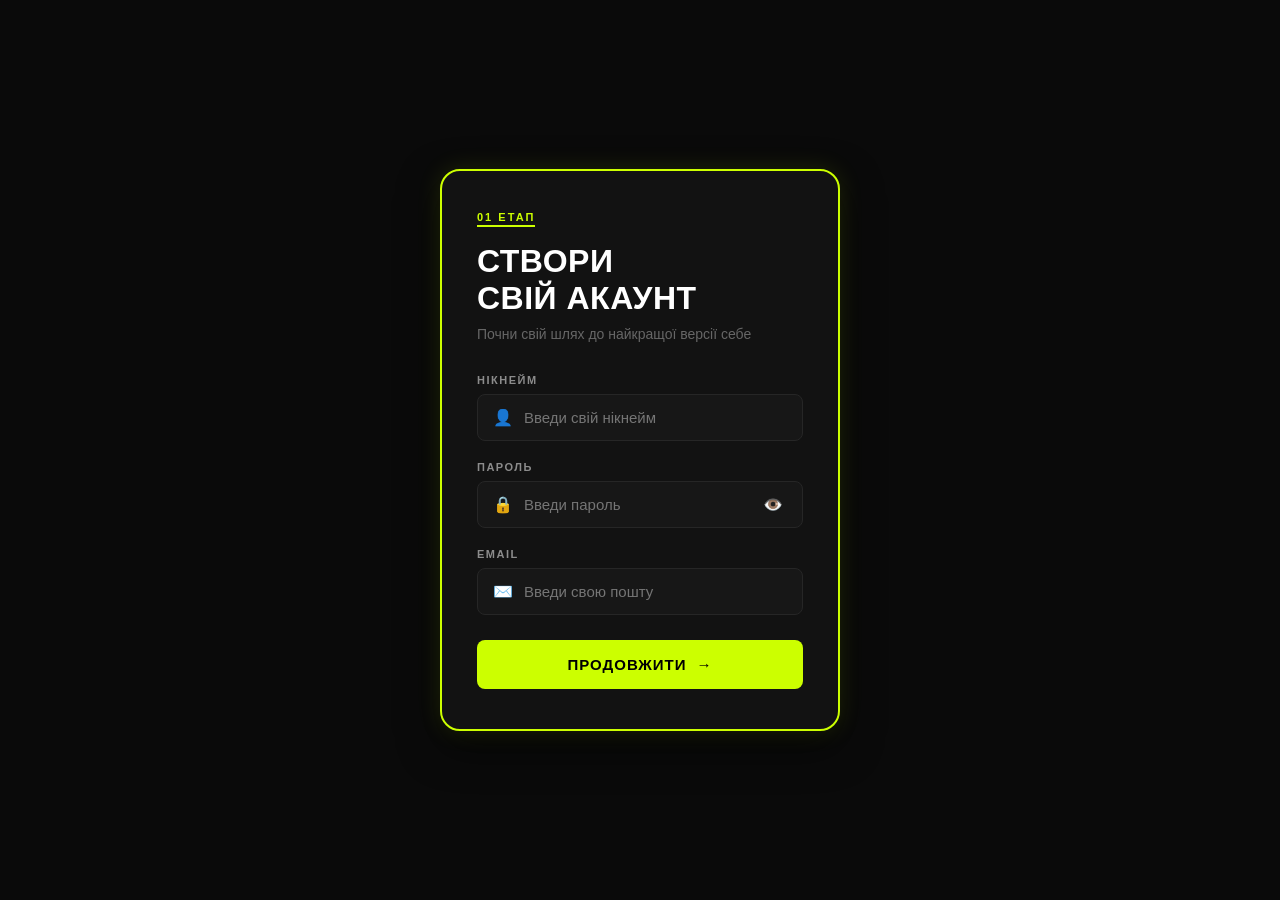
<file: index.html>
<!DOCTYPE html>
<html lang="uk">
<head>
    <meta charset="UTF-8">
    <meta name="viewport" content="width=device-width, initial-scale=1.0">
    <title>Створи свій акаунт — Крок 1</title>
    <link rel="stylesheet" href="style/css1.css">
</head>
<body>

    <div class="registration-container">
        <div class="step-label">
            <span>01 ЕТАП</span>
        </div>

        <h1>СТВОРИ <br> СВІЙ АКАУНТ</h1>
        <p>Почни свій шлях до найкращої версії себе</p>

        <form id="form-step-1">
            <div class="form-group">
                <label for="username">НІКНЕЙМ</label>
                <div class="input-wrapper">
                    <span class="icon">👤</span>
                    <input type="text" id="username" placeholder="Введи свій нікнейм" required>
                </div>
            </div>

            <div class="form-group">
                <label for="password">ПАРОЛЬ</label>
                <div class="input-wrapper">
                    <span class="icon">🔒</span>
                    <input type="password" id="password" placeholder="Введи пароль" required>
                    <button type="button" class="toggle-password" aria-label="Показати пароль">👁️</button>
                </div>
            </div>

            <div class="form-group">
                <label for="email">EMAIL</label>
                <div class="input-wrapper">
                    <span class="icon">✉️</span>
                    <input type="email" id="email" placeholder="Введи свою пошту" required>
                </div>
            </div>

            <button type="submit">
                ПРОДОВЖИТИ <span>→</span>
            </button>
        </form>
    </div>

    <script src="js/script.js"></script>
    
</body>
</html>
</file>
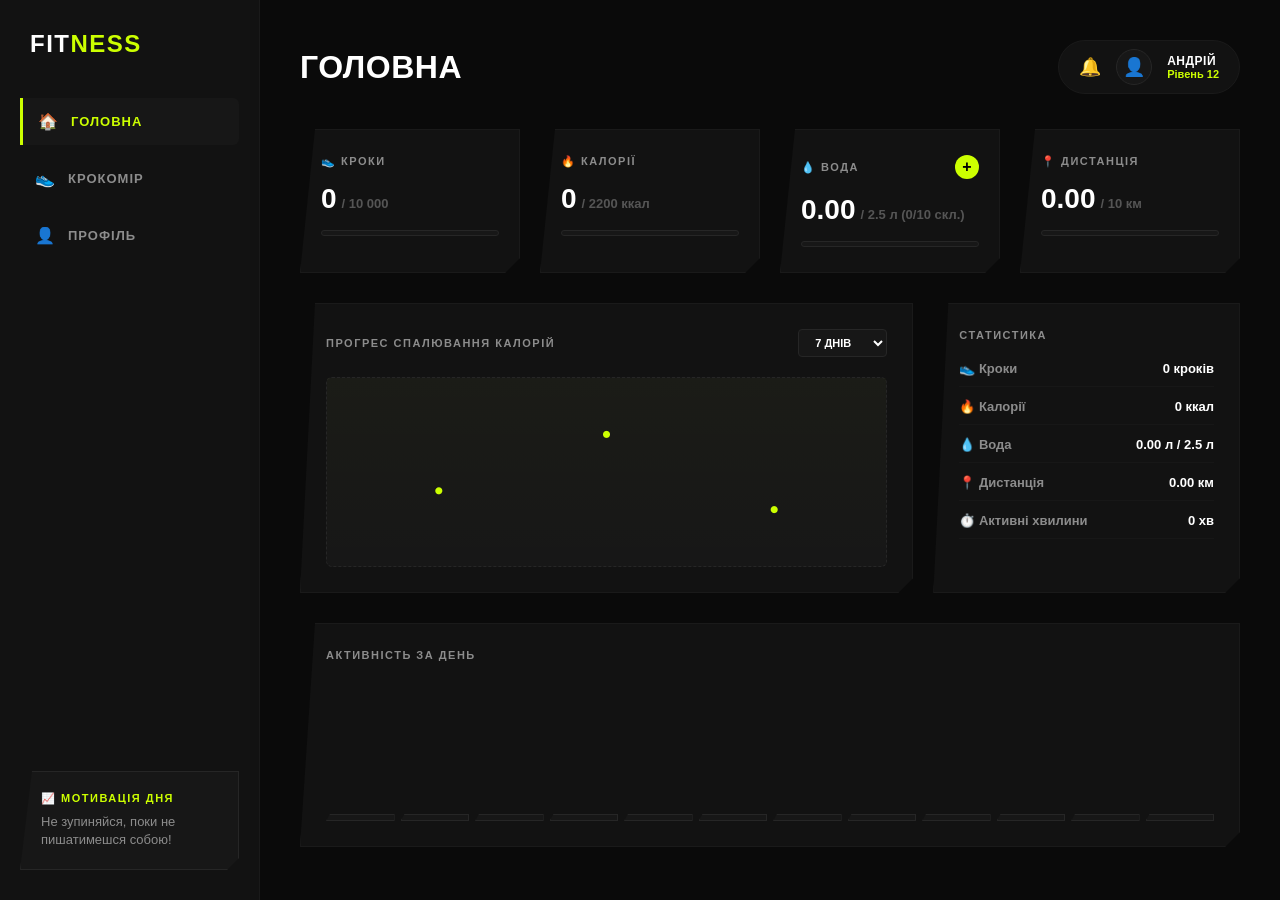
<file: dashboard.html>
<!DOCTYPE html>
<html lang="uk">
<head>
    <meta charset="UTF-8">
    <meta name="viewport" content="width=device-width, initial-scale=1.0">
    <title>Fitway — Головна панель</title>
    <link rel="stylesheet" href="style/dashboard.css">
</head>
<body>

    <aside class="sidebar">
        <div>
            <div class="logo">FIT<span>NESS</span></div>
            <nav class="nav-menu">
                <a href="dashboard.html" class="nav-item active">
                    <span class="nav-icon">🏠</span> ГОЛОВНА
                </a>
                <a href="pedometer.html" class="nav-item">
                    <span class="nav-icon">👟</span> КРОКОМІР
                </a>
               
                <a href="profile.html" class="nav-item">
                    <span class="nav-icon">👤</span> ПРОФІЛЬ
                </a>
            </nav>
        </div>

        <div class="motivation-box">
            <div class="motivation-title">📈 МОТИВАЦІЯ ДНЯ</div>
            <p class="motivation-text">Не зупиняйся, поки не пишатимешся собою!</p>
        </div>
    </aside>

    <main class="main-content">
        
        <header class="header">
            <h1>ГОЛОВНА</h1>
            <div class="user-profile">
                <div class="notification-icon">🔔</div>
                <div class="avatar">👤</div>
                <div class="user-info">
                    <div class="name">ЗАВАНТАЖЕННЯ...</div>
                    <div class="level">Рівень 12</div>
                </div>
            </div>
        </header>

        <section class="stats-grid">
            <div class="stat-card">
                <div class="stat-header"><span class="stat-icon">👟</span> КРОКИ</div>
                <div class="stat-main">
                    <div class="stat-value">0</div>
                    <div class="stat-target">/ 10 000</div>
                </div>
                <div class="progress-bar">
                    <div class="progress-fill" style="width: 0%;"></div>
                </div>
            </div>

            <div class="stat-card">
                <div class="stat-header"><span class="stat-icon">🔥</span> КАЛОРІЇ</div>
                <div class="stat-main">
                    <div class="stat-value">0</div>
                    <div class="stat-target">/ 0 ккал</div>
                </div>
                <div class="progress-bar">
                    <div class="progress-fill" style="width: 0%;"></div>
                </div>
            </div>

            <div class="stat-card water-card-interactive">
                <div class="stat-header" style="display: flex; justify-content: space-between; align-items: center;">
                    <span><span class="stat-icon">💧</span> ВОДА</span>
                    <button id="quick-add-water" style="background: #ccff00; color: #000; border: none; width: 24px; height: 24px; border-radius: 50%; font-weight: 900; cursor: pointer; font-size: 16px; display: flex; align-items: center; justify-content: center; transition: transform 0.1s;">+</button>
                </div>
                <div class="stat-main" style="margin-top: 5px;">
                    <div class="stat-value">0.0</div>
                    <div class="stat-target">/ 0.0 л</div>
                </div>
                <div class="progress-bar">
                    <div class="progress-fill" style="width: 0%;"></div>
                </div>
            </div>

            <div class="stat-card">
                <div class="stat-header"><span class="stat-icon">📍</span> ДИСТАНЦІЯ</div>
                <div class="stat-main">
                    <div class="stat-value">0.00</div>
                    <div class="stat-target">/ 10 км</div>
                </div>
                <div class="progress-bar">
                    <div class="progress-fill" style="width: 0%;"></div>
                </div>
            </div>
        </section>

        <section class="analytics-section">
            <div class="chart-box">
                <div class="chart-header">
                    <div class="chart-title">ПРОГРЕС СПАЛЮВАННЯ КАЛОРІЙ</div>
                    <select class="chart-filter">
                        <option>7 ДНІВ</option>
                        <option>30 ДНІВ</option>
                    </select>
                </div>
                <div class="mock-chart">
                    <div class="mock-chart-line"></div>
                </div>
            </div>

            <div class="chart-box">
                <div class="chart-header">
                    <div class="chart-title">СТАТИСТИКА</div>
                </div>
                <div class="detailed-stats-list">
                    <div class="detailed-item"><span>👟 Кроки</span><span>0 кроків</span></div>
                    <div class="detailed-item"><span>🔥 Калорії</span><span>0 ккал</span></div>
                    <div class="detailed-item"><span>💧 Вода</span><span>0 л</span></div>
                    <div class="detailed-item"><span>📍 Дистанція</span><span>0.00 км</span></div>
                    <div class="detailed-item"><span>⏱️ Активні хвилини</span><span>0 хв</span></div>
                </div>
            </div>
        </section>

        <section class="daily-activity">
            <div class="chart-title">АКТИВНІСТЬ ЗА ДЕНЬ</div>
            <div class="bar-chart">
                <div class="bar" style="height: 0%;"></div>
                <div class="bar" style="height: 0%;"></div>
                <div class="bar" style="height: 0%;"></div>
                <div class="bar" style="height: 0%;"></div>
                <div class="bar" style="height: 0%;"></div>
                <div class="bar" style="height: 0%;"></div>
                <div class="bar" style="height: 0%;"></div>
                <div class="bar" style="height: 0%;"></div>
                <div class="bar" style="height: 0%;"></div>
                <div class="bar" style="height: 0%;"></div>
                <div class="bar" style="height: 0%;"></div>
                <div class="bar" style="height: 0%;"></div>
            </div>
        </section>

    </main>

    <script src="js/script.js"></script>
</body>
</html>
</file>
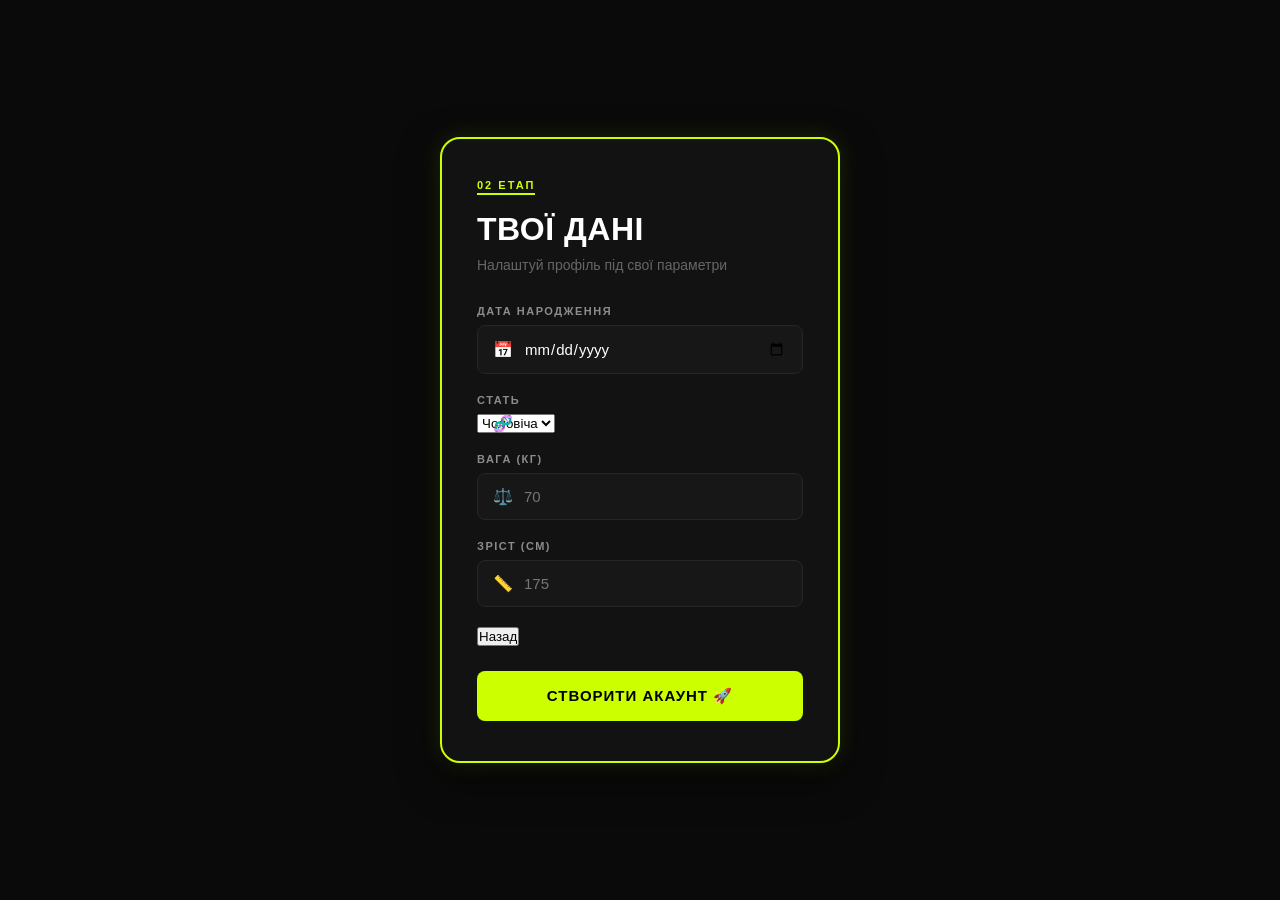
<file: index2.html>
<!DOCTYPE html>
<html lang="uk">
<head>
    <meta charset="UTF-8">
    <meta name="viewport" content="width=device-width, initial-scale=1.0">
    <title>Реєстрація (крок 2/2)</title>
    <link rel="stylesheet" href="style/css1.css">
</head>
<body>

    <div class="registration-container cyber-cut">
        
        <div class="step-label">
            <span>02 ЕТАП</span>
        </div>

        <h1>ТВОЇ ДАНІ</h1>
        <p class="subtitle">Налаштуй профіль під свої параметри</p>

        <form id="form-step-2">
            
            <div class="form-group">
                <label for="birthdate">ДАТА НАРОДЖЕННЯ</label>
                <div class="input-wrapper">
                    <span class="icon">📅</span>
                    <input type="date" id="birthdate" name="birthdate" required>
                </div>
            </div>

            <div class="form-group">
                <label for="gender">СТАТЬ</label>
                <div class="input-wrapper">
                    <span class="icon">🧬</span>
                    <select id="gender" name="gender" required>
                        <option value="male">Чоловіча</option>
                        <option value="female">Жіноча</option>
                    </select>
                </div>
            </div>

            <div class="form-row">
                <div class="form-group">
                    <label for="weight">ВАГА (КГ)</label>
                    <div class="input-wrapper">
                        <span class="icon">⚖️</span>
                        <input type="number" id="weight" name="weight" placeholder="70" required>
                    </div>
                </div>

                <div class="form-group">
                    <label for="height">ЗРІСТ (СМ)</label>
                    <div class="input-wrapper">
                        <span class="icon">📏</span>
                        <input type="number" id="height" name="height" placeholder="175" required>
                    </div>
                </div>
            </div>

            <div class="button-group">
                <button type="button" id="btn-back" class="btn-secondary">Назад</button>
                <button type="submit" class="btn-submit">Створити акаунт 🚀</button>
            </div>
        </form>
    </div>

    <script src="js/script.js"></script>
</body>
</html>
</file>
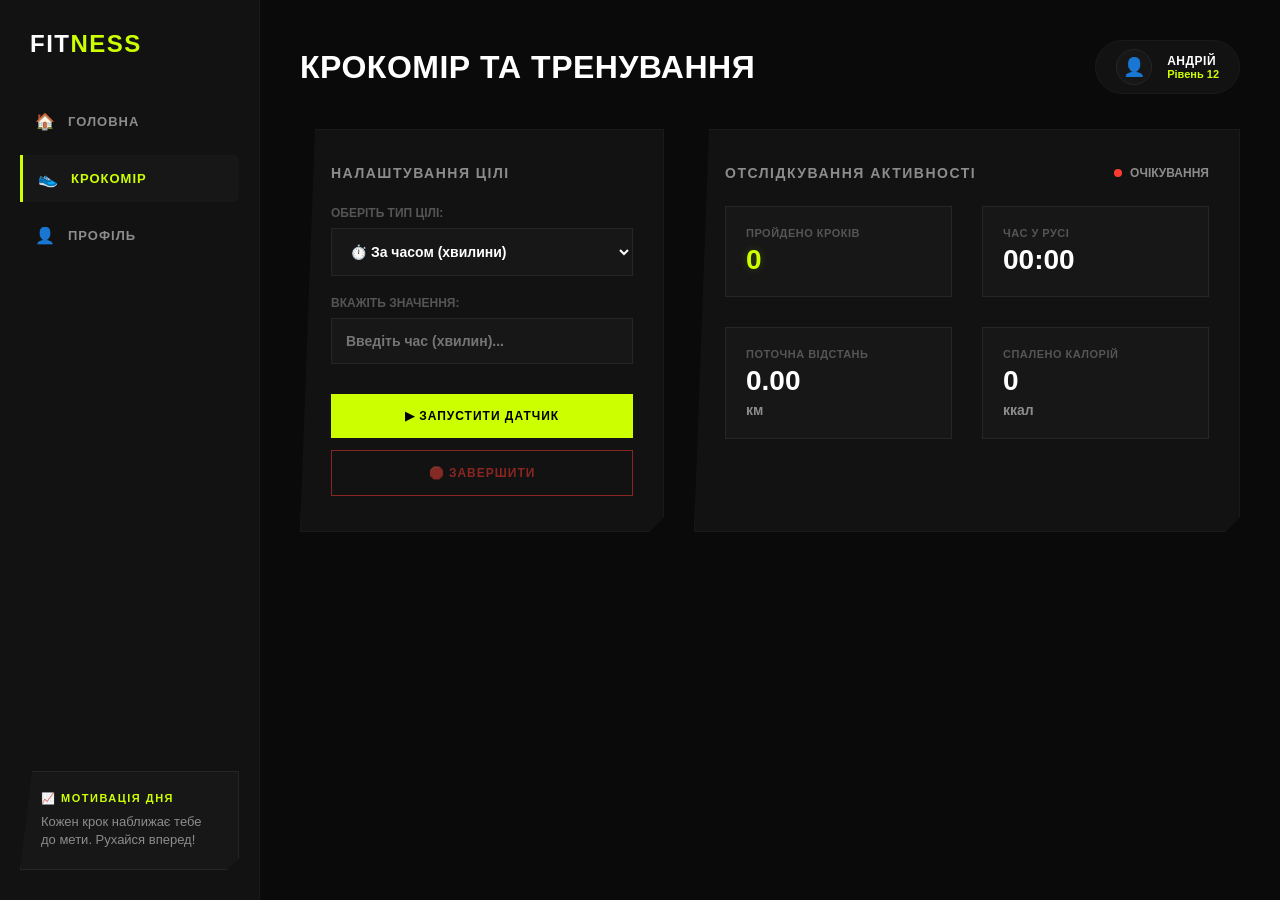
<file: pedometer.html>
<!DOCTYPE html>
<html lang="uk">
<head>
    <meta charset="UTF-8">
    <meta name="viewport" content="width=device-width, initial-scale=1.0">
    <title>Fitway — Крокомір</title>
    <link rel="stylesheet" href="style/dashboard.css">
    <link rel="stylesheet" href="style/pedometer.css">
</head>
<body>

    <aside class="sidebar">
        <div>
            <div class="logo">FIT<span>NESS</span></div>
            <nav class="nav-menu">
                <a href="dashboard.html" class="nav-item">
                    <span class="nav-icon">🏠</span> ГОЛОВНА
                </a>
                <a href="pedometer.html" class="nav-item active">
                    <span class="nav-icon">👟</span> КРОКОМІР
                </a>
                
                <a href="profile.html" class="nav-item">
                    <span class="nav-icon">👤</span> ПРОФІЛЬ
                </a>
            </nav>
        </div>

        <div class="motivation-box">
            <div class="motivation-title">📈 МОТИВАЦІЯ ДНЯ</div>
            <p class="motivation-text">Кожен крок наближає тебе до мети. Рухайся вперед!</p>
        </div>
    </aside>

    <main class="main-content">
        <header class="header">
            <h1>КРОКОМІР ТА ТРЕНУВАННЯ</h1>
            <div class="user-profile">
                <div class="avatar">👤</div>
                <div class="user-info">
                    <div class="name">ЗАВАНТАЖЕННЯ...</div>
                    <div class="level">Рівень 12</div>
                </div>
            </div>
        </header>

        <section class="pedometer-container">
            
            <div class="pedometer-card setup-card">
                <h2>НАЛАШТУВАННЯ ЦІЛІ</h2>
                <div class="setup-group">
                    <label for="target-type">Оберіть тип цілі:</label>
                    <select id="target-type" class="pedometer-select">
                        <option value="time">⏱️ За часом (хвилини)</option>
                        <option value="distance">📍 За відстанню (км)</option>
                    </select>
                </div>
                
                <div class="setup-group">
                    <label for="target-value">Вкажіть значення:</label>
                    <input type="number" id="target-value" class="pedometer-input" placeholder="Введіть час (хвилин)..." min="1">
                </div>

                <div class="pedometer-actions">
                    <button id="btn-pedometer-start" class="btn-start">▶ ЗАПУСТИТИ ДАТЧИК</button>
                    <button id="btn-pedometer-stop" class="btn-stop" disabled>🛑 ЗАВЕРШИТИ</button>
                </div>
            </div>

            <div class="pedometer-card live-monitor-card">
                <div class="monitor-header">
                    <h2>ОТСЛІДКУВАННЯ АКТИВНОСТІ</h2>
                    <div class="status-indicator">
                        <span id="status-dot"></span>
                        <span id="status-text">Очікування</span>
                    </div>
                </div>

                <div class="live-stats-grid">
                    <div class="live-stat-item">
                        <span class="live-label">Пройдено кроків</span>
                        <span id="workout-steps" class="live-value text-neon">0</span>
                    </div>
                    <div class="live-stat-item">
                        <span class="live-label">Час у русі</span>
                        <span id="workout-time" class="live-value">00:00</span>
                    </div>
                    <div class="live-stat-item">
                        <span class="live-label">Поточна відстань</span>
                        <span id="workout-distance" class="live-value">0.00</span> <span class="unit">км</span>
                    </div>
                    <div class="live-stat-item">
                        <span class="live-label">Спалено калорій</span>
                        <span id="workout-calories" class="live-value">0</span> <span class="unit">ккал</span>
                    </div>
                </div>
            </div>

        </section>
    </main>

    <script src="js/script.js"></script>
    <script src="js/pedometer.js"></script>
</body>
</html>
</file>
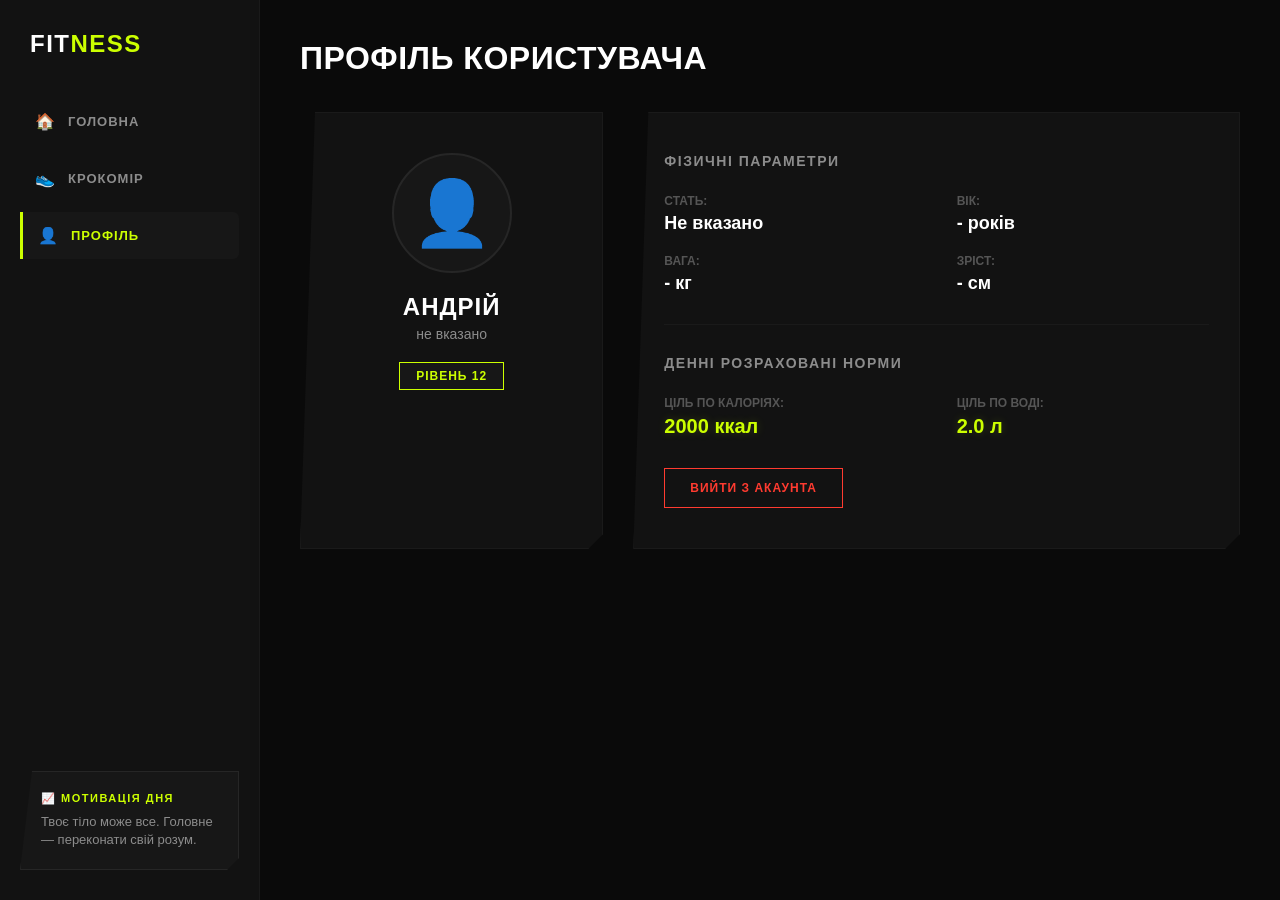
<file: profile.html>
<!DOCTYPE html>
<html lang="uk">
<head>
    <meta charset="UTF-8">
    <meta name="viewport" content="width=device-width, initial-scale=1.0">
    <title>Fitway — Профіль</title>
    <!-- Підключаємо базові стилі дашборду + окремий стиль профілю -->
    <link rel="stylesheet" href="style/dashboard.css">
    <link rel="stylesheet" href="style/profile.css">
</head>
<body>

    <!-- БІЧНА ПАНЕЛЬ (Така ж, як на головній, але active тепер на Профілі) -->
    <aside class="sidebar">
        <div>
            <div class="logo">FIT<span>NESS</span></div>
            <nav class="nav-menu">
                <a href="dashboard.html" class="nav-item">
                    <span class="nav-icon">🏠</span> ГОЛОВНА
                </a>
                <a href="pedometer.html" class="nav-item">
                    <span class="nav-icon">👟</span> КРОКОМІР
                </a>
                
                <a href="profile.html" class="nav-item active">
                    <span class="nav-icon">👤</span> ПРОФІЛЬ
                </a>
            </nav>
        </div>

        <div class="motivation-box">
            <div class="motivation-title">📈 МОТИВАЦІЯ ДНЯ</div>
            <p class="motivation-text">Твоє тіло може все. Головне — переконати свій розум.</p>
        </div>
    </aside>

    <!-- КОНТЕНТ ПРОФІЛЮ -->
    <main class="main-content">
        <header class="header">
            <h1>ПРОФІЛЬ КОРИСТУВАЧА</h1>
        </header>

        <section class="profile-container">
            <!-- Ліва картка: Аватар та основне -->
            <div class="profile-card main-info-card">
                <div class="profile-avatar-big">👤</div>
                <h2 id="profile-name">ЗАВАНТАЖЕННЯ...</h2>
                <p id="profile-email" class="profile-meta">email@example.com</p>
                <div class="badge">Рівень 12</div>
            </div>

            <!-- Права картка: Фізичні параметри та норми -->
            <div class="profile-card details-card">
                <h3>Фізичні параметри</h3>
                <div class="info-grid">
                    <div class="info-item">
                        <span class="label">Стать:</span>
                        <span id="info-gender" class="value">-</span>
                    </div>
                    <div class="info-item">
                        <span class="label">Вік:</span>
                        <span id="info-age" class="value">- років</span>
                    </div>
                    <div class="info-item">
                        <span class="label">Вага:</span>
                        <span id="info-weight" class="value">- кг</span>
                    </div>
                    <div class="info-item">
                        <span class="label">Зріст:</span>
                        <span id="info-height" class="value">- см</span>
                    </div>
                </div>

                <hr class="profile-divider">

                <h3>Денні розраховані норми</h3>
                <div class="info-grid">
                    <div class="info-item">
                        <span class="label">Ціль по калоріях:</span>
                        <span id="info-calories" class="value-neon">- ккал</span>
                    </div>
                    <div class="info-item">
                        <span class="label">Ціль по воді:</span>
                        <span id="info-water" class="value-neon">- л</span>
                    </div>
                </div>
                
                <button id="logout-btn" class="btn-logout">Вийти з акаунта</button>
            </div>
        </section>
    </main>

    <script src="js/script.js"></script>
</body>
</html>
</file>
<file: style/css1.css>
/* Глобальне скидання та підготовка до адаптивності */
* {
    box-sizing: border-box;
    margin: 0;
    padding: 0;
    font-family: 'Segoe UI', Roboto, Helvetica, Arial, sans-serif;
    -webkit-font-smoothing: antialiased;
    -moz-osx-font-smoothing: grayscale;
}

/* Налаштування сторінки */
body {
    background-color: #0a0a0a; /* Глибокий темний фон */
    color: #ffffff;
    display: flex;
    justify-content: center;
    align-items: center;
    min-height: 100vh;
    padding: 16px; /* Безпечний відступ від країв екрана на смартфонах */
}

/* Контейнер форми — повністю гумовий та адаптивний */
.registration-container {
    width: 100%;
    max-width: 400px; /* Ідеальна ширина форми на десктопі */
    background-color: #121212; /* Картка форми */
    padding: 30px 20px; /* Компактні падінги для мобілок */
    border-radius: 16px; /* Більш сучасне скруглення */
    border: 2px solid #ccff00; /* Тонша неонова лінія виглядає набагато акуратніше */
    box-shadow: 0 0 25px rgba(204, 255, 0, 0.12), 0 15px 40px rgba(0, 0, 0, 0.6);
    transition: padding 0.3s ease, border-radius 0.3s ease;
}

/* Збільшуємо відступи картки на планшетах та комп'ютерах */
@media (min-width: 480px) {
    .registration-container {
        padding: 40px 35px;
        border-radius: 20px;
    }
}

/* Блок "01 ЕТАП" */
.step-label {
    font-size: 11px;
    letter-spacing: 2px;
    color: #8c8c8c;
    margin-bottom: 20px;
    text-transform: uppercase;
}

.step-label span {
    color: #ccff00;
    border-bottom: 2px solid #ccff00;
    padding-bottom: 2px;
    font-weight: 700;
}

/* Головний заголовок */
h1 {
    font-size: 26px; /* Адаптивний розмір для малих екранів */
    font-weight: 800;
    line-height: 1.15;
    margin-bottom: 8px;
    text-transform: uppercase;
    letter-spacing: 0.5px;
}

/* Збільшуємо шрифт h1 для більших дисплеїв */
@media (min-width: 480px) {
    h1 {
        font-size: 32px;
    }
}

/* Підзаголовок */
p {
    color: #666666;
    font-size: 14px;
    line-height: 1.4;
    margin-bottom: 30px;
}

/* Блоки полів введення */
.form-group {
    margin-bottom: 20px;
    text-align: left;
}

label {
    display: block;
    font-size: 11px;
    font-weight: 700;
    letter-spacing: 1.5px;
    margin-bottom: 8px;
    color: #8c8c8c;
}

/* Обгортка для іконки, інпуту та ока */
.input-wrapper {
    position: relative;
    display: flex;
    align-items: center;
    width: 100%;
}

/* Іконки ліворуч всередині полів */
.input-wrapper .icon {
    position: absolute;
    left: 16px;
    color: #555555;
    font-size: 16px;
    pointer-events: none;
    display: flex;
    align-items: center;
    z-index: 2;
}

/* Текстові поля */
input {
    width: 100%;
    background-color: #171717;
    border: 1px solid #262626;
    color: #ffffff;
    padding: 14px 16px 14px 46px; /* Великий відступ зліва для іконки */
    border-radius: 8px;
    font-size: 15px;
    outline: none;
    box-sizing: border-box;
    transition: border-color 0.25s ease, box-shadow 0.25s ease;
}

/* Окреме налаштування для пароля, щоб текст не перекривався кнопкою ока */
input[type="password"] {
    padding-right: 46px;
}

input:focus {
    border-color: #ccff00;
    box-shadow: 0 0 10px rgba(204, 255, 0, 0.2);
}

/* Кнопка показу паролю (Око) — тепер стоїть ідеально по центру */
.toggle-password {
    position: absolute;
    right: 16px;
    background: none;
    border: none;
    color: #555555;
    cursor: pointer;
    font-size: 16px;
    padding: 4px;
    display: flex;
    align-items: center;
    z-index: 2;
    transition: color 0.2s ease;
}

.toggle-password:hover {
    color: #ccff00;
}

/* Головна кнопка "ПРОДОВЖИТИ" */
button[type="submit"] {
    width: 100%;
    background-color: #ccff00;
    color: #000000;
    border: none;
    padding: 16px;
    border-radius: 8px;
    font-size: 15px;
    font-weight: 700;
    letter-spacing: 1px;
    text-transform: uppercase;
    cursor: pointer;
    display: flex;
    justify-content: center;
    align-items: center;
    gap: 10px;
    margin-top: 25px;
    transition: transform 0.1s ease, background-color 0.2s ease, box-shadow 0.2s ease;
}

button[type="submit"]:hover {
    background-color: #ddff33;
    box-shadow: 0 0 15px rgba(204, 255, 0, 0.4);
}

/* Ефект м'якого кліку на кнопку */
button[type="submit"]:active {
    transform: scale(0.98);
}

/* Анімація стрілочки на кнопці */
button[type="submit"] span {
    transition: transform 0.2s ease;
}

button[type="submit"]:hover span {
    transform: translateX(4px);
}

/* Нижня частина форми (Увійти) */
.footer-link {
    text-align: center;
    margin-top: 25px;
    font-size: 13px;
    color: #666666;
}

.footer-link a {
    color: #ccff00;
    text-decoration: none;
    font-weight: 700;
    margin-left: 6px;
    transition: color 0.2s ease;
}

.footer-link a:hover {
    color: #ddff33;
    text-decoration: underline;
}
</file>
<file: style/dashboard.css>
/* ==========================================================================
   1. БАЗОВІ НАЛАШТУВАННЯ ТА ШРИФТИ
   ========================================================================== */
* {
    box-sizing: border-box;
    margin: 0;
    padding: 0;
}

body {
    font-family: 'Segoe UI', Roboto, Helvetica, Arial, sans-serif;
    background-color: #0a0a0a; /* Глибокий темний фон */
    color: #ffffff;
    display: flex;
    min-height: 100vh;
}

/* ==========================================================================
   2. БІЧНА ПАНЕЛЬ (SIDEBAR)
   ========================================================================== */
.sidebar {
    width: 260px;
    background-color: #121212; /* Картковий фон */
    border-right: 1px solid #1a1a1a;
    display: flex;
    flex-direction: column;
    justify-content: space-between;
    padding: 30px 20px;
    position: fixed;
    height: 100vh;
    z-index: 10;
    transition: transform 0.3s ease;
}

.logo {
    font-size: 24px;
    font-weight: 900;
    letter-spacing: 1.5px;
    margin-bottom: 40px;
    padding-left: 10px;
    text-transform: uppercase;
}

.logo span {
    color: #ccff00; /* Салатовий неоновий акцент */
}

.nav-menu {
    display: flex;
    flex-direction: column;
    gap: 10px;
}

.nav-item {
    display: flex;
    align-items: center;
    color: #8c8c8c;
    text-decoration: none;
    padding: 14px 15px;
    border-radius: 6px;
    font-size: 13px;
    font-weight: 700;
    letter-spacing: 1px;
    transition: all 0.2s ease;
}

.nav-item:hover {
    background-color: #171717;
    color: #ffffff;
}

/* Активний пункт меню з лінією зліва */
.nav-item.active {
    background-color: #171717;
    color: #ccff00;
    border-left: 3px solid #ccff00;
    border-radius: 0 6px 6px 0;
}

.nav-icon {
    margin-right: 12px;
    font-size: 16px;
}

/* Бокс мотивації з кібербанк-зрізом кута */
.motivation-box {
    background-color: #171717;
    padding: 20px;
    border: 1px solid #262626;
    clip-path: polygon(
        12px 0%, 
        100% 0%, 
        100% calc(100% - 12px), 
        calc(100% - 12px) 100%, 
        0% 100%
    );
}

.motivation-title {
    font-size: 11px;
    font-weight: 800;
    color: #ccff00;
    letter-spacing: 1.5px;
    margin-bottom: 8px;
}

.motivation-text {
    font-size: 13px;
    color: #8c8c8c;
    line-height: 1.4;
}

/* ==========================================================================
   3. ГОЛОВНИЙ КОНТЕНТ (MAIN CONTENT)
   ========================================================================== */
.main-content {
    margin-left: 260px; /* Зсув під меню */
    flex: 1;
    padding: 40px;
    width: 100%;
}

/* Шапка сторінки (Header) */
.header {
    display: flex;
    justify-content: space-between;
    align-items: center;
    margin-bottom: 35px;
    gap: 15px;
}

.header h1 {
    font-size: 32px;
    font-weight: 800;
    letter-spacing: 0.5px;
    text-transform: uppercase;
}

/* Профіль користувача */
.user-profile {
    display: flex;
    align-items: center;
    gap: 15px;
    background-color: #121212;
    padding: 8px 20px;
    border-radius: 30px;
    border: 1px solid #1a1a1a;
}

.notification-icon {
    font-size: 18px;
    cursor: pointer;
    color: #555555;
    transition: color 0.2s;
}

.notification-icon:hover {
    color: #ccff00;
}

.avatar {
    font-size: 18px;
    background-color: #171717;
    width: 36px;
    height: 36px;
    display: flex;
    align-items: center;
    justify-content: center;
    border-radius: 50%;
    border: 1px solid #262626;
}

.user-info .name {
    font-size: 12px;
    font-weight: 800;
    letter-spacing: 0.5px;
}

.user-info .level {
    font-size: 11px;
    color: #ccff00;
    font-weight: 700;
}

/* ==========================================================================
   4. КАРТКИ СТАТИСТИКИ (ЗРІЗАНІ КУТИ)
   ========================================================================== */
.stats-grid {
    display: grid;
    grid-template-columns: repeat(auto-fit, minmax(220px, 1fr));
    gap: 20px;
    margin-bottom: 30px;
}

.stat-card {
    background-color: #121212;
    border: 1px solid #1a1a1a;
    padding: 25px 20px;
    
    /* Фірмовий кіберпанк зріз */
    clip-path: polygon(
        15px 0%, 
        100% 0%, 
        100% calc(100% - 15px), 
        calc(100% - 15px) 100%, 
        0% 100%
    );
}

.stat-header {
    font-size: 11px;
    font-weight: 700;
    color: #8c8c8c;
    letter-spacing: 1.5px;
    margin-bottom: 15px;
    text-transform: uppercase;
}

.stat-main {
    display: flex;
    align-items: baseline;
}

.stat-value {
    font-size: 28px;
    font-weight: 800;
    color: #ffffff;
}

.stat-target {
    font-size: 13px;
    color: #555555;
    margin-left: 5px;
    font-weight: 600;
}

/* Неонові смуги прогресу */
.progress-bar {
    width: 100%;
    height: 6px;
    background-color: #171717;
    border-radius: 3px;
    margin-top: 15px;
    overflow: hidden;
    border: 1px solid #262626;
}

.progress-fill {
    height: 100%;
    background-color: #ccff00; /* Яскравий неон */
    box-shadow: 0 0 10px rgba(204, 255, 0, 0.5); /* Ефект легкого свічення */
    border-radius: 3px;
}

/* ==========================================================================
   5. СЕКЦІЯ АНАЛІТИКИ ТА СТАТИСТИКИ
   ========================================================================== */
.analytics-section {
    display: grid;
    grid-template-columns: 2fr 1fr;
    gap: 20px;
    margin-bottom: 30px;
}

.chart-box {
    background-color: #121212;
    border: 1px solid #1a1a1a;
    padding: 25px;
    clip-path: polygon(
        15px 0%, 
        100% 0%, 
        100% calc(100% - 15px), 
        calc(100% - 15px) 100%, 
        0% 100%
    );
}

.chart-header {
    display: flex;
    justify-content: space-between;
    align-items: center;
    margin-bottom: 20px;
}

.chart-title {
    font-size: 11px;
    font-weight: 800;
    letter-spacing: 1.5px;
    color: #8c8c8c;
    text-transform: uppercase;
}

/* Випадаючий фільтр */
.chart-filter {
    background-color: #171717;
    border: 1px solid #262626;
    color: #ffffff;
    padding: 6px 12px;
    border-radius: 4px;
    font-size: 11px;
    font-weight: 700;
    cursor: pointer;
    outline: none;
}

/* Декоративна сітка під графік */
.mock-chart {
    height: 190px;
    background-color: #171717;
    border-radius: 6px;
    position: relative;
    border: 1px dashed #262626;
}

.mock-chart-line {
    position: absolute;
    width: 100%;
    height: 100%;
    background: linear-gradient(rgba(204, 255, 0, 0.02) 0%, transparent 100%),
                radial-gradient(circle at 20% 60%, #ccff00 3px, transparent 4px),
                radial-gradient(circle at 50% 30%, #ccff00 3px, transparent 4px),
                radial-gradient(circle at 80% 70%, #ccff00 3px, transparent 4px);
}

/* Список детальної інформації */
.detailed-stats-list {
    display: flex;
    flex-direction: column;
    gap: 12px;
}

.detailed-item {
    display: flex;
    justify-content: space-between;
    font-size: 13px;
    padding-bottom: 10px;
    border-bottom: 1px solid #171717;
}

.detailed-item span:first-child {
    color: #8c8c8c;
    font-weight: 600;
}

.detailed-item span:last-child {
    font-weight: 700;
    color: #ffffff;
}

/* ==========================================================================
   6. ГРАФІК АКТИВНОСТІ ЗА ДЕНЬ (ЗРІЗАНІ СТОВПЧИКИ)
   ========================================================================== */
.daily-activity {
    background-color: #121212;
    border: 1px solid #1a1a1a;
    padding: 25px;
    clip-path: polygon(
        15px 0%, 
        100% 0%, 
        100% calc(100% - 15px), 
        calc(100% - 15px) 100%, 
        0% 100%
    );
}

.daily-activity .chart-title {
    margin-bottom: 10px;
}

.bar-chart {
    display: flex;
    justify-content: space-between;
    align-items: flex-end;
    height: 140px;
    gap: 6px;
    margin-top: 20px;
}

/* Стовпчики графіка */
.bar {
    flex: 1;
    background-color: #171717;
    border: 1px solid #262626;
    min-height: 5px;
    clip-path: polygon(4px 0%, 100% 0%, 100% 100%, 0% 100%);
    transition: background-color 0.2s;
}

.bar:hover {
    background-color: #262626;
}

.bar.highlight {
    background-color: #ccff00;
    border-color: #ccff00;
    box-shadow: 0 0 15px rgba(204, 255, 0, 0.3);
}

/* ==========================================================================
   7. МOБІЛЬНА АДАПТИВНІСТЬ (RESPONSIVE)
   ========================================================================== */
@media (max-width: 992px) {
    .analytics-section {
        grid-template-columns: 1fr;
    }
}

@media (max-width: 768px) {
    body {
        flex-direction: column;
    }
    .sidebar {
        position: relative;
        width: 100%;
        height: auto;
        border-right: none;
        border-bottom: 1px solid #1a1a1a;
        padding: 20px;
    }
    .logo {
        margin-bottom: 20px;
    }
    .nav-menu {
        flex-direction: row;
        flex-wrap: wrap;
        justify-content: space-between;
    }
    .nav-item {
        padding: 10px;
        font-size: 11px;
    }
    .motivation-box {
        display: none; /* Ховаємо на мобільних для економії місця */
    }
    .main-content {
        margin-left: 0;
        padding: 20px 15px;
    }
    .header h1 {
        font-size: 24px;
    }
}
</file>
<file: style/pedometer.css>
.pedometer-container {
    display: grid;
    grid-template-columns: 1fr 1.5fr;
    gap: 30px;
    margin-top: 20px;
}

.pedometer-card {
    background-color: #121212;
    border: 1px solid #1a1a1a;
    padding: 35px 30px;
    clip-path: polygon(15px 0%, 100% 0%, 100% calc(100% - 15px), calc(100% - 15px) 100%, 0% 100%);
}

.pedometer-card h2 {
    font-size: 14px;
    font-weight: 800;
    letter-spacing: 1.5px;
    color: #8c8c8c;
    text-transform: uppercase;
    margin-bottom: 25px;
}

/* Форма налаштування */
.setup-group {
    display: flex;
    flex-direction: column;
    gap: 8px;
    margin-bottom: 20px;
}

.setup-group label {
    font-size: 12px;
    color: #555555;
    font-weight: 700;
    text-transform: uppercase;
}

.pedometer-select, .pedometer-input {
    background: #171717;
    border: 1px solid #262626;
    color: #fff;
    padding: 14px;
    font-size: 14px;
    font-weight: 600;
    outline: none;
    font-family: inherit;
}

.pedometer-input:focus {
    border-color: #ccff00;
}

/* Кнопки дій */
.pedometer-actions {
    display: flex;
    flex-direction: column;
    gap: 12px;
    margin-top: 30px;
}

.pedometer-actions button {
    padding: 15px;
    font-size: 12px;
    font-weight: 700;
    text-transform: uppercase;
    letter-spacing: 1px;
    cursor: pointer;
    border: none;
    transition: all 0.2s ease;
}

.btn-start {
    background-color: #ccff00;
    color: #000;
}

.btn-start:hover:not(:disabled) {
    background-color: #b3ff00;
    box-shadow: 0 0 15px rgba(204, 255, 0, 0.3);
}

.btn-stop {
    background-color: transparent;
    color: #ff3b30;
    border: 1px solid #ff3b30 !important;
    opacity: 0.5;
}

.btn-stop:hover:not(:disabled) {
    background-color: #ff3b30;
    color: #fff;
}

/* Монітор датчика */
.monitor-header {
    display: flex;
    justify-content: space-between;
    align-items: center;
    margin-bottom: 25px;
}

.monitor-header h2 {
    margin-bottom: 0;
}

.status-indicator {
    display: flex;
    align-items: center;
    gap: 8px;
    font-size: 12px;
    text-transform: uppercase;
    font-weight: 700;
    color: #8c8c8c;
}

#status-dot {
    width: 8px;
    height: 8px;
    background-color: #ff3b30;
    border-radius: 50%;
    transition: all 0.3s;
}

.live-stats-grid {
    display: grid;
    grid-template-columns: 1fr 1fr;
    gap: 30px;
}

.live-stat-item {
    background: #171717;
    padding: 20px;
    border: 1px solid #262626;
    display: flex;
    flex-direction: column;
    gap: 5px;
}

.live-label {
    font-size: 11px;
    color: #555555;
    font-weight: 700;
    text-transform: uppercase;
    letter-spacing: 0.5px;
}

.live-value {
    font-size: 28px;
    font-weight: 800;
    color: #fff;
}

.text-neon {
    color: #ccff00;
    text-shadow: 0 0 10px rgba(204, 255, 0, 0.2);
}

.unit {
    font-size: 14px;
    color: #8c8c8c;
    font-weight: 600;
}

@media (max-width: 992px) {
    .pedometer-container {
        grid-template-columns: 1fr;
    }
}
</file>
<file: style/profile.css>
/* Контейнер профілю у вигляді гріда */
.profile-container {
    display: grid;
    grid-template-columns: 1fr 2fr;
    gap: 30px;
    margin-top: 20px;
}

.profile-card {
    background-color: #121212;
    border: 1px solid #1a1a1a;
    padding: 40px 30px;
    clip-path: polygon(15px 0%, 100% 0%, 100% calc(100% - 15px), calc(100% - 15px) 100%, 0% 100%);
}

/* Ліва картка */
.main-info-card {
    display: flex;
    flex-direction: column;
    align-items: center;
    text-align: center;
}

.profile-avatar-big {
    font-size: 64px;
    background-color: #171717;
    width: 120px;
    height: 120px;
    display: flex;
    align-items: center;
    justify-content: center;
    border-radius: 50%;
    border: 2px solid #262626;
    margin-bottom: 20px;
}

.main-info-card h2 {
    font-size: 24px;
    font-weight: 800;
    letter-spacing: 1px;
    margin-bottom: 5px;
}

.profile-meta {
    color: #8c8c8c;
    font-size: 14px;
    margin-bottom: 20px;
}

.badge {
    background-color: #171717;
    color: #ccff00;
    border: 1px solid #ccff00;
    padding: 6px 16px;
    font-size: 12px;
    font-weight: 700;
    text-transform: uppercase;
    letter-spacing: 1px;
}

/* Права картка */
.details-card h3 {
    font-size: 14px;
    font-weight: 800;
    color: #8c8c8c;
    letter-spacing: 1.5px;
    text-transform: uppercase;
    margin-bottom: 25px;
}

.info-grid {
    display: grid;
    grid-template-columns: 1fr 1fr;
    gap: 20px 40px;
}

.info-item {
    display: flex;
    flex-direction: column;
    gap: 5px;
}

.info-item .label {
    font-size: 12px;
    color: #555555;
    font-weight: 700;
    text-transform: uppercase;
}

.info-item .value {
    font-size: 18px;
    font-weight: 700;
    color: #ffffff;
}

.info-item .value-neon {
    font-size: 20px;
    font-weight: 800;
    color: #ccff00;
    text-shadow: 0 0 10px rgba(204, 255, 0, 0.2);
}

.profile-divider {
    border: none;
    border-top: 1px solid #1a1a1a;
    margin: 30px 0;
}

.btn-logout {
    margin-top: 30px;
    padding: 12px 25px;
    background: transparent;
    border: 1px solid #ff3b30;
    color: #ff3b30;
    font-weight: 700;
    cursor: pointer;
    text-transform: uppercase;
    font-size: 12px;
    letter-spacing: 1px;
    transition: all 0.2s;
}

.btn-logout:hover {
    background: #ff3b30;
    color: #fff;
}

/* Адаптивність */
@media (max-width: 992px) {
    .profile-container {
        grid-template-columns: 1fr;
    }
}
</file>
